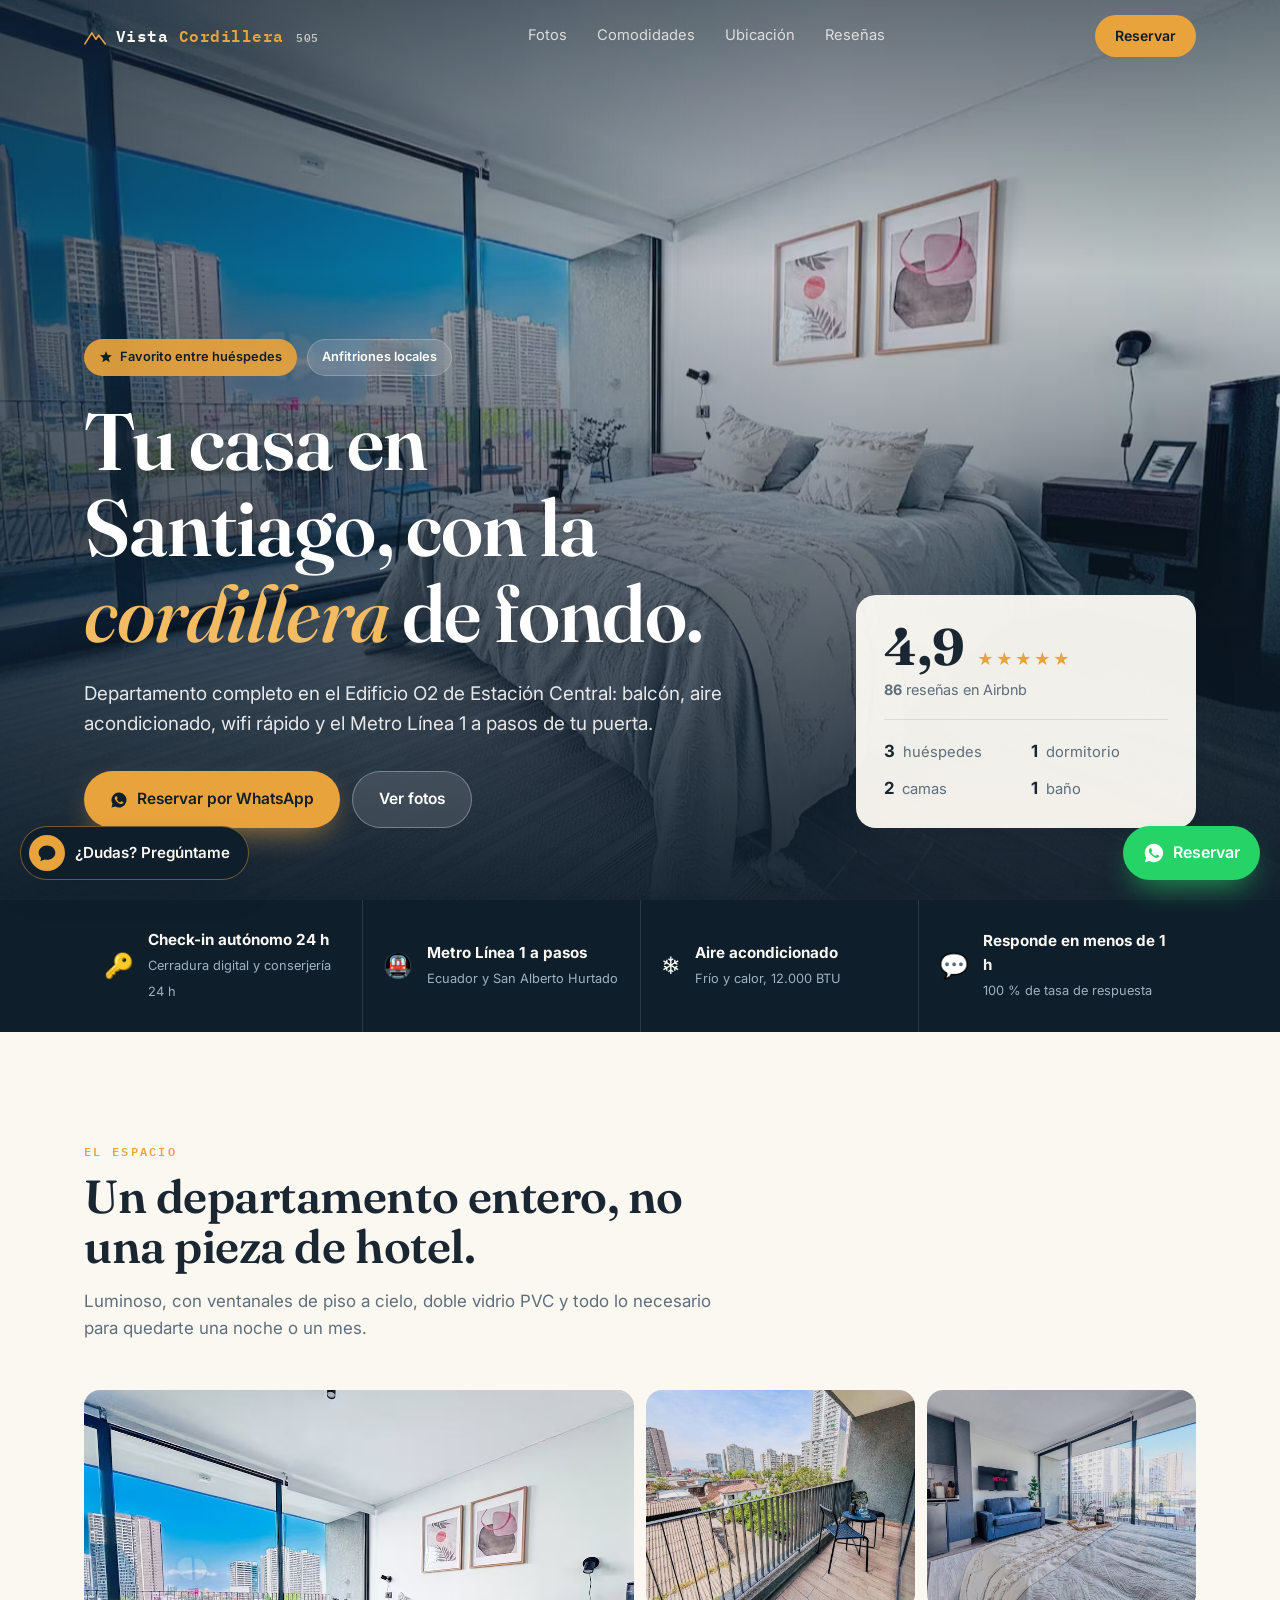
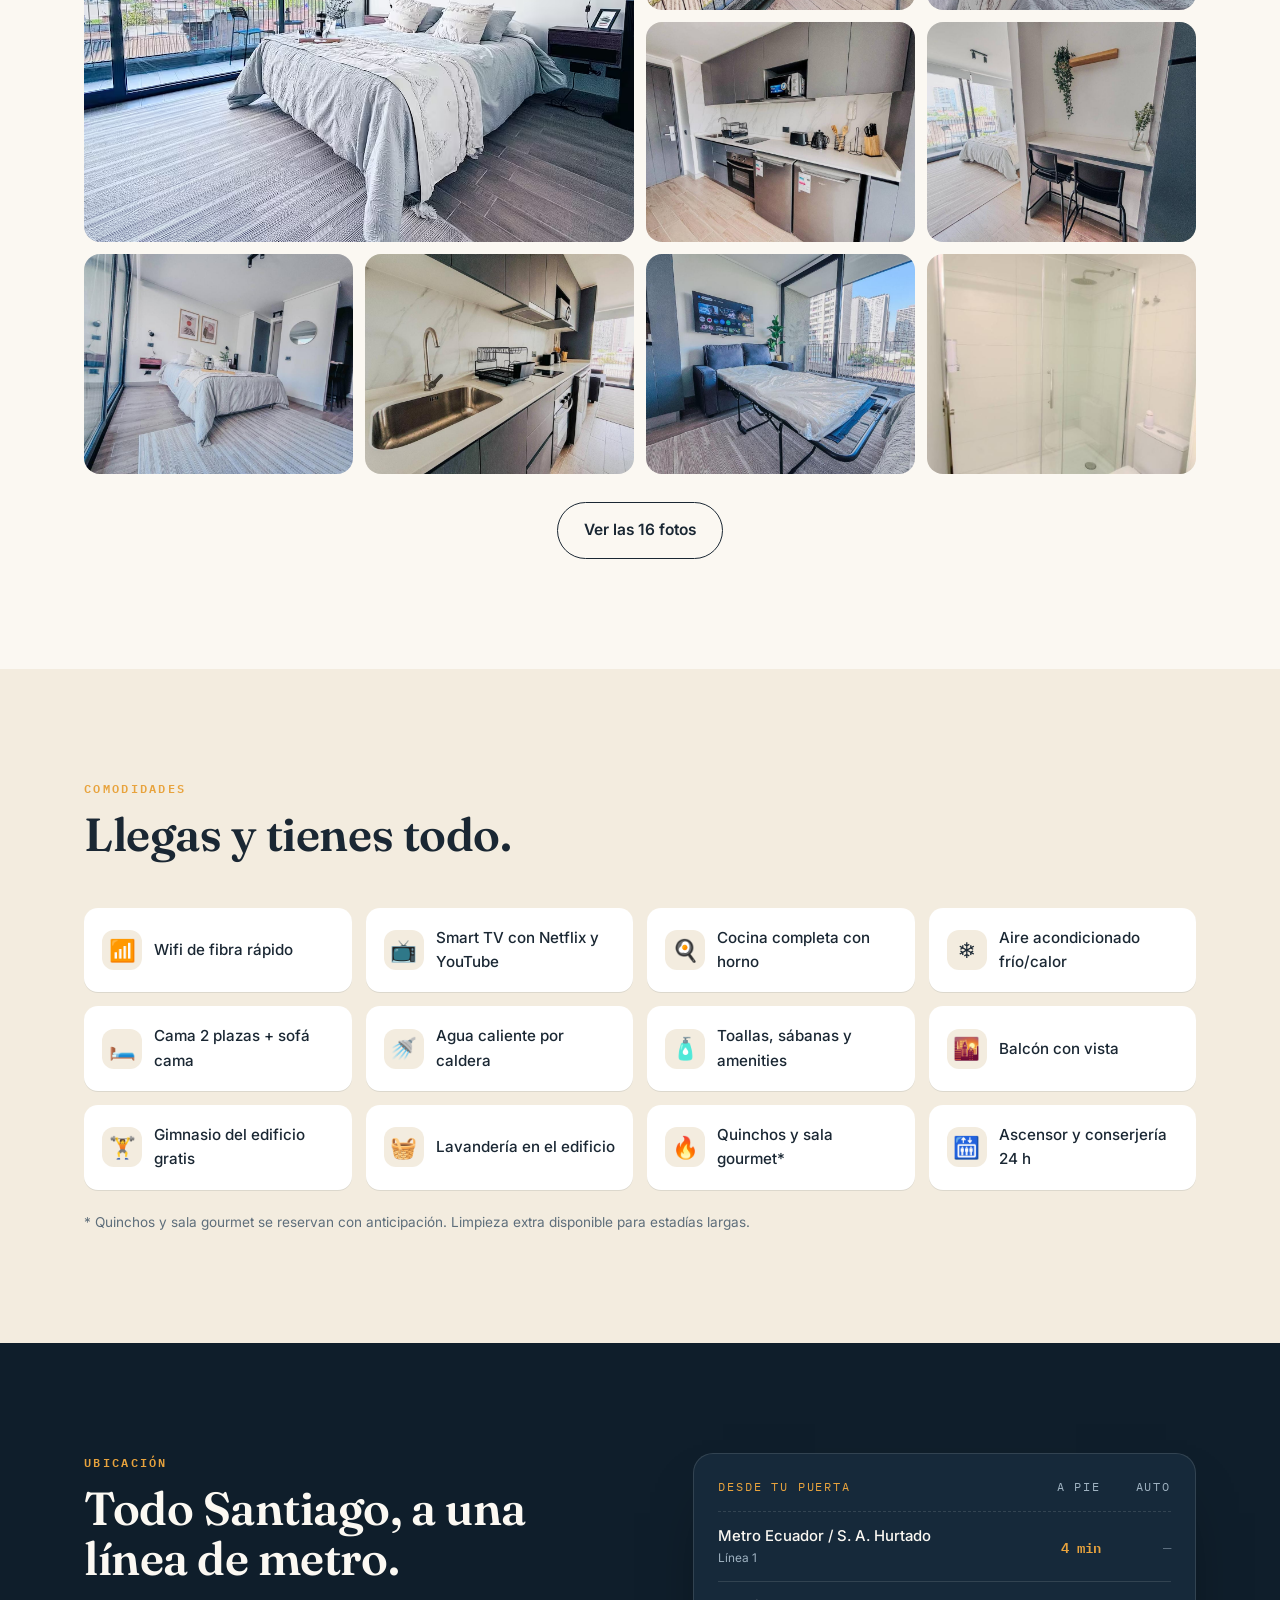
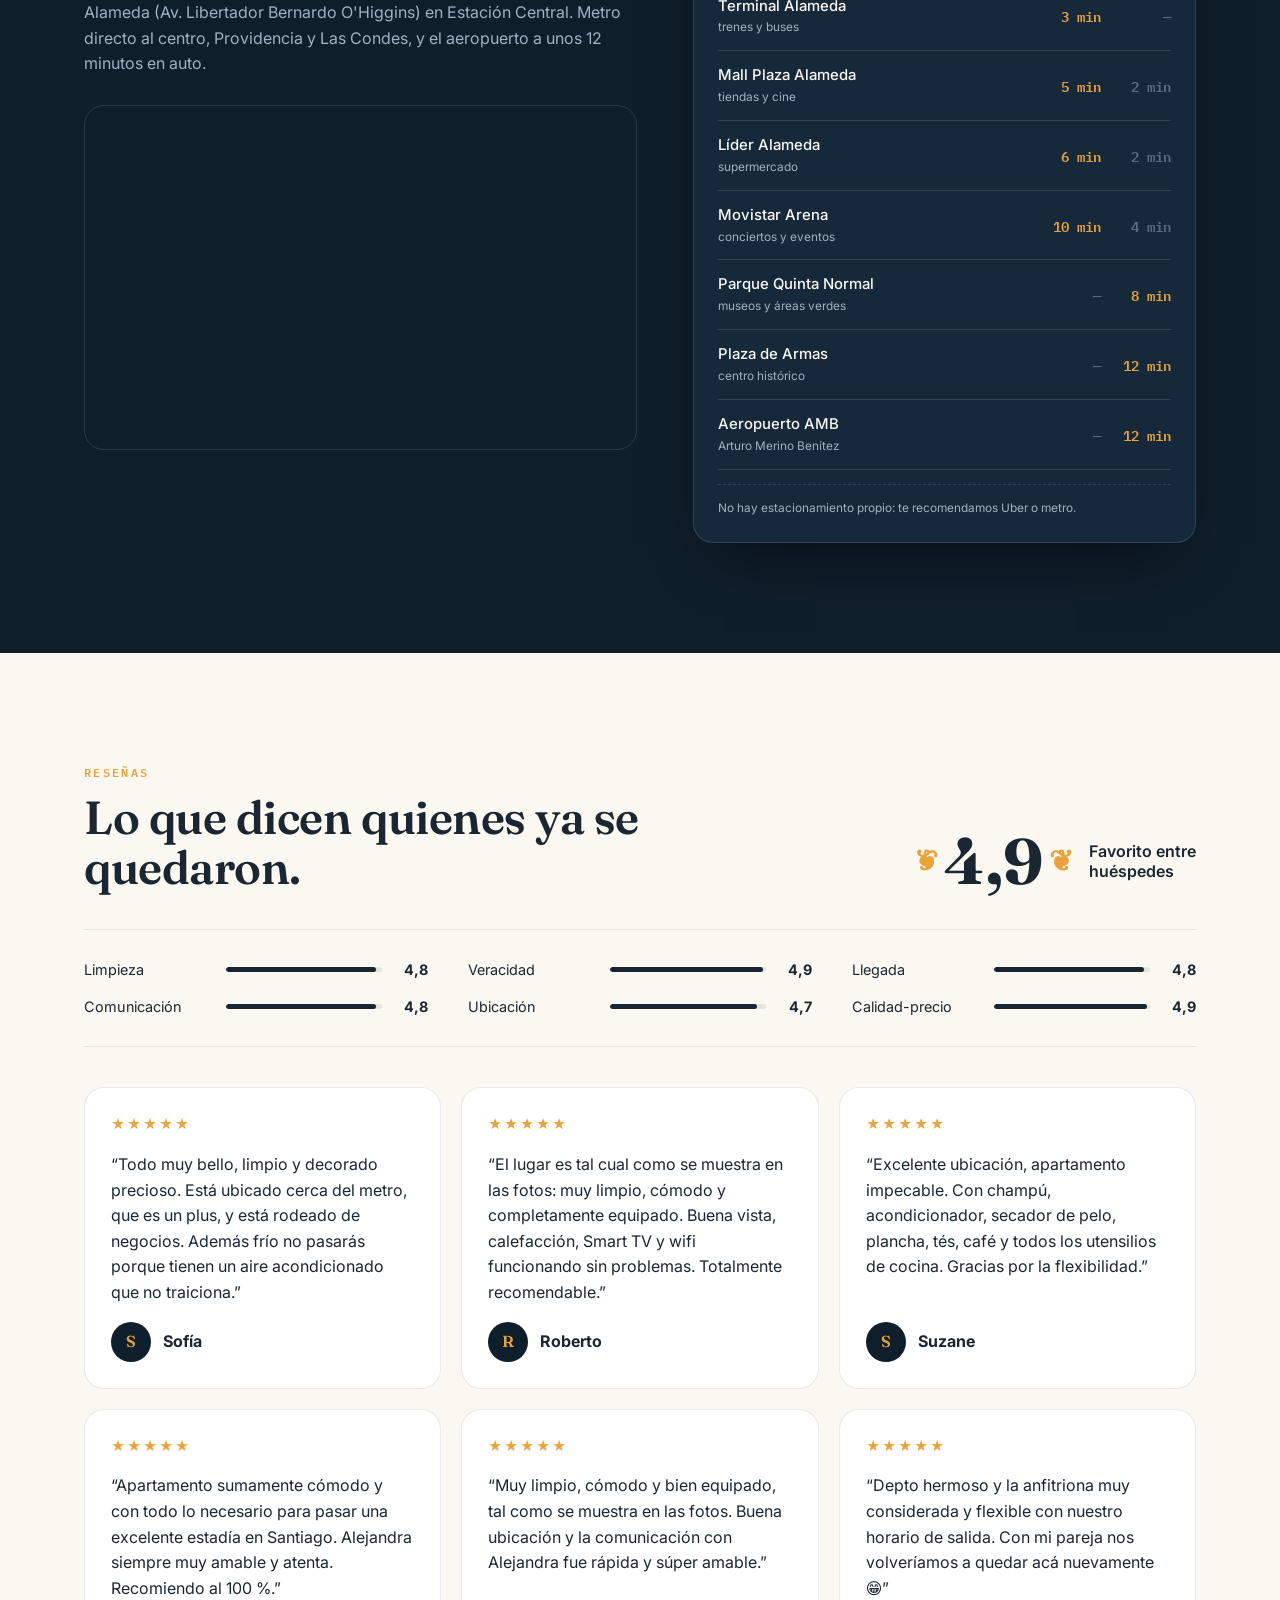
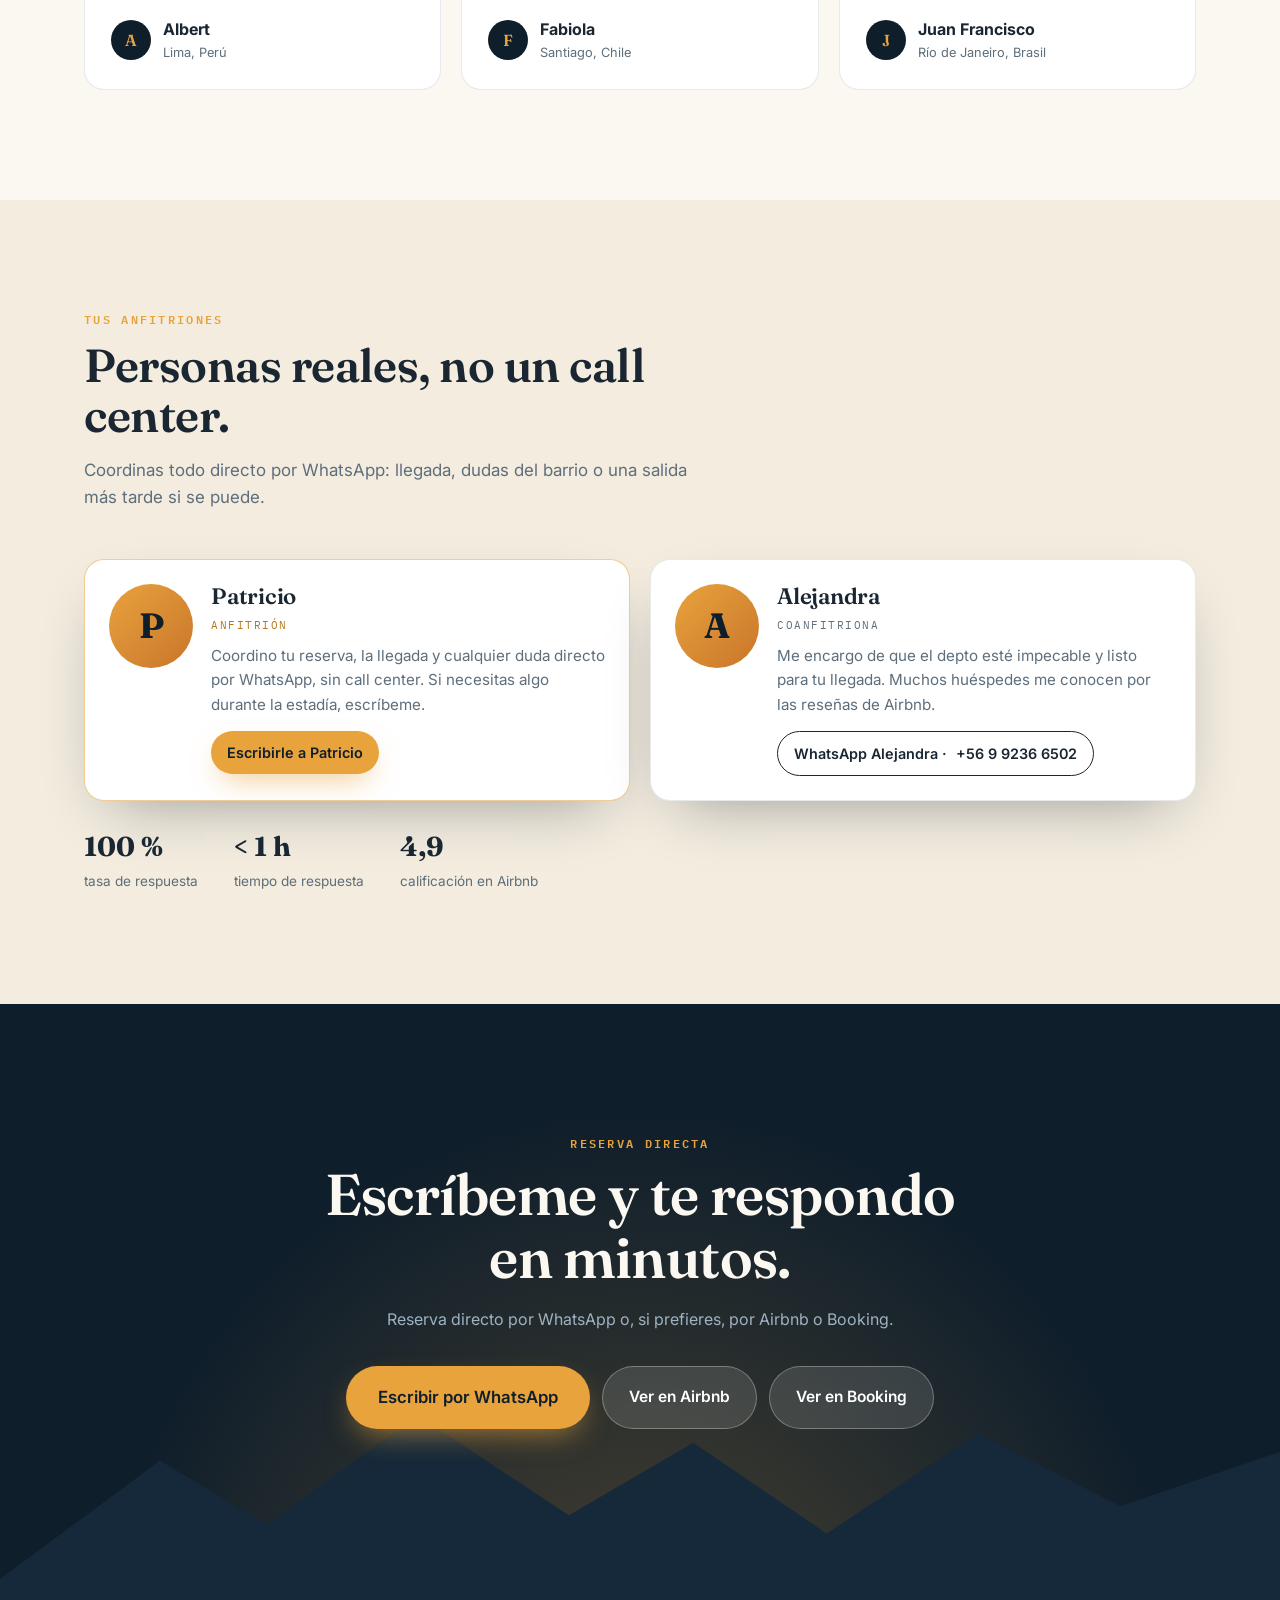
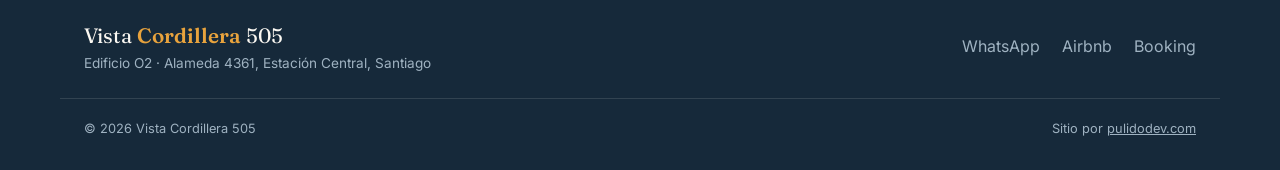
<file: index.html>
<!DOCTYPE html>
<html lang="es">
<head>
<meta charset="UTF-8">
<meta name="viewport" content="width=device-width, initial-scale=1.0">
<title>Vista Cordillera 505 · Depto en Estación Central, Santiago</title>
<meta name="description" content="Departamento completo en el Edificio O2, Estación Central. Favorito entre huéspedes de Airbnb (4,9 ★), a pasos del Metro Línea 1 y del Terminal Alameda. Reserva directo por WhatsApp.">
<meta property="og:title" content="Vista Cordillera 505 · Santiago">
<meta property="og:description" content="Depto completo con balcón, aire acondicionado y wifi rápido, a pasos del metro. Favorito entre huéspedes de Airbnb.">
<meta property="og:image" content="https://vistacordillera505.cl/img/habitacion.jpg">
<meta property="og:type" content="website">
<meta name="theme-color" content="#0F1E2B">
<link rel="icon" href="data:image/svg+xml,%3Csvg xmlns='http://www.w3.org/2000/svg' viewBox='0 0 24 18'%3E%3Cpath d='M1 17L8.5 5L13 12L16 7.5L23 17' stroke='%23E8A33D' stroke-width='2' fill='none' stroke-linejoin='round' stroke-linecap='round'/%3E%3C/svg%3E">
<link rel="preconnect" href="https://fonts.googleapis.com">
<link rel="preconnect" href="https://fonts.gstatic.com" crossorigin>
<link href="https://fonts.googleapis.com/css2?family=Fraunces:ital,opsz,wght@0,9..144,400;0,9..144,600;0,9..144,700;1,9..144,500&family=IBM+Plex+Mono:wght@500;600&family=Inter:wght@400;500;600&display=swap" rel="stylesheet">
<link rel="stylesheet" href="styles.css">
</head>
<body>

<div class="aviso" id="aviso" hidden></div>

<nav id="nav">
  <div class="wrap">
    <a class="brand" href="#top" aria-label="Vista Cordillera 505, inicio">
      <svg width="22" height="17" viewBox="0 0 24 18" fill="none" aria-hidden="true"><path d="M1 17L8.5 5L13 12L16 7.5L23 17" stroke="#E8A33D" stroke-width="1.8" stroke-linejoin="round" stroke-linecap="round"/></svg>
      <span>Vista <b>Cordillera</b> <small>505</small></span>
    </a>
    <div class="nav-links">
      <a href="#galeria">Fotos</a>
      <a href="#comodidades">Comodidades</a>
      <a href="#ubicacion">Ubicación</a>
      <a href="#resenas">Reseñas</a>
      <a href="#disponibilidad" data-cal-link hidden>Disponibilidad</a>
    </div>
    <a class="nav-cta" href="#contacto">Reservar</a>
  </div>
</nav>

<header class="hero" id="top">
  <div class="hero-media">
    <img id="hero-img" src="img/habitacion.jpg" alt="Departamento Vista Cordillera 505" fetchpriority="high">
  </div>
  <div class="wrap hero-inner">
    <div class="hero-copy">
      <div class="pill-row">
        <span class="pill pill-gold">
          <svg width="14" height="14" viewBox="0 0 24 24" aria-hidden="true"><path fill="currentColor" d="M12 2l2.9 6.6 7.1.6-5.4 4.7 1.6 7L12 17.3 5.8 21l1.6-7L2 9.2l7.1-.6z"/></svg>
          Favorito entre huéspedes
        </span>
        <span class="pill">Anfitriones locales</span>
      </div>
      <h1 id="hero-title">Tu casa en Santiago, con la <em>cordillera</em> de fondo.</h1>
      <p class="lede" id="hero-lede">Departamento completo en el Edificio O2 de Estación Central: balcón, aire acondicionado, wifi rápido y el Metro Línea 1 a pasos de tu puerta.</p>
      <div class="cta-row">
        <a class="btn btn-primary" data-wsp href="https://wa.me/56963008006?text=Hola!%20Quiero%20reservar%20el%20Depto%20505" target="_blank" rel="noopener">
          <svg width="18" height="18" viewBox="0 0 24 24" aria-hidden="true"><path fill="currentColor" d="M12 2a10 10 0 0 0-8.6 15.1L2 22l5-1.3A10 10 0 1 0 12 2zm5.3 14.1c-.2.6-1.3 1.2-1.8 1.2-.5.1-1 .1-3.3-.8-2.8-1.1-4.5-4-4.7-4.2-.1-.2-1.1-1.5-1.1-2.8s.7-2 1-2.3c.2-.3.5-.3.7-.3h.5c.2 0 .4 0 .6.5l.8 2c.1.2.1.4 0 .5l-.3.5-.4.4c-.1.2-.3.3-.1.6.2.3.8 1.3 1.7 2.1 1.2 1 2.1 1.3 2.4 1.5.3.1.5.1.6-.1l.9-1c.2-.3.4-.2.6-.1l1.9.9c.3.1.5.2.5.3.1.2.1.7-.1 1.3z"/></svg>
          Reservar por WhatsApp
        </a>
        <a class="btn btn-glass" href="#galeria">Ver fotos</a>
      </div>
    </div>

    <div class="hero-card" aria-label="Calificación en Airbnb">
      <div class="score">
        <span class="score-num" data-field="rating">4,9</span>
        <span class="score-stars" aria-hidden="true">★★★★★</span>
      </div>
      <div class="score-meta"><b data-field="reviews">86</b> reseñas en Airbnb</div>
      <ul class="facts">
        <li><b data-field="huespedes">3</b> huéspedes</li>
        <li><b data-field="dormitorios">1</b> dormitorio</li>
        <li><b data-field="camas">2</b> camas</li>
        <li><b data-field="banos">1</b> baño</li>
      </ul>
    </div>
  </div>
</header>

<section class="highlights">
  <div class="wrap hl-grid">
    <div class="hl"><span class="hl-ico">🔑</span><div><b>Check-in autónomo 24 h</b><small>Cerradura digital y conserjería 24 h</small></div></div>
    <div class="hl"><span class="hl-ico">🚇</span><div><b>Metro Línea 1 a pasos</b><small>Ecuador y San Alberto Hurtado</small></div></div>
    <div class="hl"><span class="hl-ico">❄️</span><div><b>Aire acondicionado</b><small>Frío y calor, 12.000 BTU</small></div></div>
    <div class="hl"><span class="hl-ico">💬</span><div><b>Responde en menos de 1 h</b><small>100 % de tasa de respuesta</small></div></div>
  </div>
</section>

<section id="galeria" class="reveal">
  <div class="wrap">
    <div class="section-head">
      <p class="eyebrow">El espacio</p>
      <h2>Un departamento entero, no una pieza de hotel.</h2>
      <p>Luminoso, con ventanales de piso a cielo, doble vidrio PVC y todo lo necesario para quedarte una noche o un mes.</p>
    </div>
    <div class="gallery" id="gallery"></div>
    <div class="gallery-more">
      <button class="btn btn-outline" id="gallery-all" type="button">Ver todas las fotos</button>
    </div>
  </div>
</section>

<section id="comodidades" class="soft reveal">
  <div class="wrap">
    <div class="section-head">
      <p class="eyebrow">Comodidades</p>
      <h2>Llegas y tienes todo.</h2>
    </div>
    <div class="amen">
      <div class="amen-item"><span>📶</span>Wifi de fibra rápido</div>
      <div class="amen-item"><span>📺</span>Smart TV con Netflix y YouTube</div>
      <div class="amen-item"><span>🍳</span>Cocina completa con horno</div>
      <div class="amen-item"><span>❄️</span>Aire acondicionado frío/calor</div>
      <div class="amen-item"><span>🛏️</span>Cama 2 plazas + sofá cama</div>
      <div class="amen-item"><span>🚿</span>Agua caliente por caldera</div>
      <div class="amen-item"><span>🧴</span>Toallas, sábanas y amenities</div>
      <div class="amen-item"><span>🌇</span>Balcón con vista</div>
      <div class="amen-item"><span>🏋️</span>Gimnasio del edificio gratis</div>
      <div class="amen-item"><span>🧺</span>Lavandería en el edificio</div>
      <div class="amen-item"><span>🔥</span>Quinchos y sala gourmet*</div>
      <div class="amen-item"><span>🛗</span>Ascensor y conserjería 24 h</div>
    </div>
    <p class="note">* Quinchos y sala gourmet se reservan con anticipación. Limpieza extra disponible para estadías largas.</p>
  </div>
</section>

<section id="ubicacion" class="dark reveal">
  <div class="wrap loc-grid">
    <div>
      <p class="eyebrow">Ubicación</p>
      <h2>Todo Santiago, a una línea de metro.</h2>
      <p class="muted">Alameda (Av. Libertador Bernardo O'Higgins) en Estación Central. Metro directo al centro, Providencia y Las Condes, y el aeropuerto a unos 12 minutos en auto.</p>
      <div class="map">
        <iframe title="Mapa del Edificio O2, Estación Central" loading="lazy" referrerpolicy="no-referrer-when-downgrade"
          src="https://maps.google.com/maps?q=Av.%20Libertador%20Bernardo%20O'Higgins%204361,%20Estaci%C3%B3n%20Central,%20Santiago&z=15&output=embed"></iframe>
      </div>
    </div>

    <div class="board" role="img" aria-label="Tablero de distancias desde el departamento">
      <div class="board-head">
        <span>Desde tu puerta</span>
        <span class="cols"><span>a pie</span><span>auto</span></span>
      </div>
      <div class="row"><div class="dest">Metro Ecuador / S. A. Hurtado <small>Línea 1</small></div><div class="val">4 min</div><div class="val dim">—</div></div>
      <div class="row"><div class="dest">Terminal Alameda <small>trenes y buses</small></div><div class="val">3 min</div><div class="val dim">—</div></div>
      <div class="row"><div class="dest">Mall Plaza Alameda <small>tiendas y cine</small></div><div class="val">5 min</div><div class="val dim">2 min</div></div>
      <div class="row"><div class="dest">Líder Alameda <small>supermercado</small></div><div class="val">6 min</div><div class="val dim">2 min</div></div>
      <div class="row"><div class="dest">Movistar Arena <small>conciertos y eventos</small></div><div class="val">10 min</div><div class="val dim">4 min</div></div>
      <div class="row"><div class="dest">Parque Quinta Normal <small>museos y áreas verdes</small></div><div class="val dim">—</div><div class="val">8 min</div></div>
      <div class="row"><div class="dest">Plaza de Armas <small>centro histórico</small></div><div class="val dim">—</div><div class="val">12 min</div></div>
      <div class="row"><div class="dest">Aeropuerto AMB <small>Arturo Merino Benítez</small></div><div class="val dim">—</div><div class="val">12 min</div></div>
      <div class="board-foot">No hay estacionamiento propio: te recomendamos Uber o metro.</div>
    </div>
  </div>
</section>

<section id="resenas" class="reveal">
  <div class="wrap">
    <div class="rev-top">
      <div class="section-head">
        <p class="eyebrow">Reseñas</p>
        <h2>Lo que dicen quienes ya se quedaron.</h2>
      </div>
      <div class="laurel">
        <span class="laurel-num" data-field="rating">4,9</span>
        <span class="laurel-txt">Favorito entre<br>huéspedes</span>
      </div>
    </div>

    <div class="scores">
      <div class="sc"><span>Limpieza</span><i style="--v:.96"></i><b>4,8</b></div>
      <div class="sc"><span>Veracidad</span><i style="--v:.98"></i><b>4,9</b></div>
      <div class="sc"><span>Llegada</span><i style="--v:.96"></i><b>4,8</b></div>
      <div class="sc"><span>Comunicación</span><i style="--v:.96"></i><b>4,8</b></div>
      <div class="sc"><span>Ubicación</span><i style="--v:.94"></i><b>4,7</b></div>
      <div class="sc"><span>Calidad-precio</span><i style="--v:.98"></i><b>4,9</b></div>
    </div>

    <div class="reviews" id="reviews"></div>
  </div>
</section>

<section class="host soft reveal" id="anfitriones">
  <div class="wrap">
    <div class="section-head">
      <p class="eyebrow">Tus anfitriones</p>
      <h2>Personas reales, no un call center.</h2>
      <p class="muted">Coordinas todo directo por WhatsApp: llegada, dudas del barrio o una salida más tarde si se puede.</p>
    </div>
    <div class="hosts" id="hosts"></div>
    <ul class="host-stats">
      <li><b>100 %</b><span>tasa de respuesta</span></li>
      <li><b>&lt; 1 h</b><span>tiempo de respuesta</span></li>
      <li><b data-field="rating">4,9</b><span>calificación en Airbnb</span></li>
    </ul>
  </div>
</section>

<section id="disponibilidad" class="cal-section reveal" hidden>
  <div class="wrap">
    <div class="section-head">
      <p class="eyebrow">Disponibilidad</p>
      <h2>¿Está libre en tus fechas?</h2>
      <p>Toca el día de llegada y después el de salida. Los días tachados ya están reservados.</p>
    </div>
    <div class="cal">
      <div class="cal-top">
        <button type="button" class="cal-nav" id="cal-prev" aria-label="Mes anterior">‹</button>
        <div class="cal-months" id="cal-months"></div>
        <button type="button" class="cal-nav" id="cal-next" aria-label="Mes siguiente">›</button>
      </div>
      <div class="cal-foot">
        <ul class="cal-legend" aria-hidden="true">
          <li><i class="lg-free"></i>Disponible</li>
          <li><i class="lg-busy"></i>Reservado</li>
          <li><i class="lg-sel"></i>Tus fechas</li>
        </ul>
        <div class="cal-pick">
          <div class="cal-sum" id="cal-sum" aria-live="polite">Elige tu día de llegada</div>
          <div class="cal-acts">
            <button type="button" class="cal-clear" id="cal-clear" hidden>Borrar</button>
            <a class="btn btn-primary" id="cal-wsp" href="https://wa.me/56963008006" target="_blank" rel="noopener">Consultar por WhatsApp</a>
          </div>
        </div>
      </div>
    </div>
    <p class="note" id="cal-upd"></p>
  </div>
</section>

<section class="final-cta" id="contacto">
  <div class="final-bg" aria-hidden="true">
    <svg viewBox="0 0 1440 220" preserveAspectRatio="none"><path d="M0 220 L180 90 L300 160 L470 40 L640 150 L780 70 L930 170 L1100 60 L1260 140 L1440 80 L1440 220 Z" fill="currentColor"/></svg>
  </div>
  <div class="wrap">
    <p class="eyebrow">Reserva directa</p>
    <h2>Escríbeme y te respondo<br>en minutos.</h2>
    <p class="muted">Reserva directo por WhatsApp o, si prefieres, por Airbnb o Booking.</p>
    <div class="cta-row center">
      <a class="btn btn-primary btn-lg" data-wsp href="https://wa.me/56963008006?text=Hola!%20Quiero%20reservar%20el%20Depto%20505" target="_blank" rel="noopener">Escribir por WhatsApp</a>
      <a class="btn btn-glass" data-airbnb href="https://www.airbnb.com/h/vistacordillera-santiago-chile" target="_blank" rel="noopener">Ver en Airbnb</a>
      <a class="btn btn-glass" data-booking href="https://www.booking.com/Share-9G10Ls" target="_blank" rel="noopener">Ver en Booking</a>
    </div>
  </div>
</section>

<footer>
  <div class="wrap footer-row">
    <div>
      <div class="footer-brand">Vista <b>Cordillera</b> 505</div>
      <p class="muted small">Edificio O2 · Alameda 4361, Estación Central, Santiago</p>
    </div>
    <div class="footer-links">
      <a data-wsp href="https://wa.me/56963008006" target="_blank" rel="noopener">WhatsApp</a>
      <a data-airbnb href="https://www.airbnb.com/h/vistacordillera-santiago-chile" target="_blank" rel="noopener">Airbnb</a>
      <a data-booking href="https://www.booking.com/Share-9G10Ls" target="_blank" rel="noopener">Booking</a>
    </div>
  </div>
  <div class="wrap footer-bottom">
    <span>© 2026 Vista Cordillera 505</span>
    <span>Sitio por <a href="https://pulidodev.com" target="_blank" rel="noopener">pulidodev.com</a></span>
  </div>
</footer>

<a class="float-cta" data-wsp href="https://wa.me/56963008006?text=Hola!%20Quiero%20reservar%20el%20Depto%20505" target="_blank" rel="noopener" aria-label="Reservar por WhatsApp">
  <svg width="22" height="22" viewBox="0 0 24 24" aria-hidden="true"><path fill="currentColor" d="M12 2a10 10 0 0 0-8.6 15.1L2 22l5-1.3A10 10 0 1 0 12 2zm5.3 14.1c-.2.6-1.3 1.2-1.8 1.2-.5.1-1 .1-3.3-.8-2.8-1.1-4.5-4-4.7-4.2-.1-.2-1.1-1.5-1.1-2.8s.7-2 1-2.3c.2-.3.5-.3.7-.3h.5c.2 0 .4 0 .6.5l.8 2c.1.2.1.4 0 .5l-.3.5-.4.4c-.1.2-.3.3-.1.6.2.3.8 1.3 1.7 2.1 1.2 1 2.1 1.3 2.4 1.5.3.1.5.1.6-.1l.9-1c.2-.3.4-.2.6-.1l1.9.9c.3.1.5.2.5.3.1.2.1.7-.1 1.3z"/></svg>
  <span>Reservar</span>
</a>

<button class="chat-fab" id="chat-fab" type="button" aria-controls="chat" aria-expanded="false">
  <span class="chat-fab-ico" aria-hidden="true"><svg width="20" height="20" viewBox="0 0 24 24"><path fill="currentColor" d="M12 3C6.5 3 2 6.9 2 11.7c0 2.4 1.1 4.6 3 6.2L4 22l4.6-2.3c1.1.3 2.2.5 3.4.5 5.5 0 10-3.9 10-8.6S17.5 3 12 3z"/></svg></span>
  <span class="chat-fab-txt">¿Dudas? Pregúntame</span>
</button>
<div class="chat" id="chat" hidden role="dialog" aria-label="Asistente del Depto 505">
  <div class="chat-head">
    <span class="chat-logo" aria-hidden="true"><svg width="22" height="17" viewBox="0 0 24 18" fill="none"><path d="M1 17L8.5 5L13 12L16 7.5L23 17" stroke="#E8A33D" stroke-width="2" stroke-linejoin="round" stroke-linecap="round"/></svg></span>
    <div class="chat-title"><b>Asistente del 505</b><small><i class="dot"></i>Responde al instante · con IA</small></div>
    <button type="button" class="chat-x" id="chat-x" aria-label="Cerrar">
      <svg width="18" height="18" viewBox="0 0 24 24" aria-hidden="true"><path d="M6 6l12 12M18 6L6 18" stroke="currentColor" stroke-width="2.2" stroke-linecap="round"/></svg>
    </button>
  </div>
  <div class="chat-log" id="chat-log" aria-live="polite"></div>
  <div class="chat-sugs" id="chat-sugs">
    <button type="button">¿Cómo llego desde el aeropuerto?</button>
    <button type="button">¿Qué incluye el depto?</button>
    <button type="button">¿Hay estacionamiento?</button>
    <button type="button">¿Qué hay cerca?</button>
  </div>
  <form class="chat-form" id="chat-form">
    <input id="chat-in" maxlength="500" autocomplete="off" enterkeyhint="send" placeholder="Escribe tu pregunta…" aria-label="Tu pregunta">
    <button type="submit" aria-label="Enviar"><svg width="18" height="18" viewBox="0 0 24 24" aria-hidden="true"><path fill="currentColor" d="M3.4 20.4l17.4-7.5c.8-.4.8-1.5 0-1.8L3.4 3.6c-.7-.3-1.4.3-1.2 1l1.9 6.4L13 12l-8.9 1 -1.9 6.4c-.2.7.5 1.3 1.2 1z"/></svg></button>
  </form>
  <p class="chat-foot">Respuestas generadas con IA. Para reservar o precios, <a data-wsp href="https://wa.me/56963008006?text=Hola!%20Quiero%20reservar%20el%20Depto%20505" target="_blank" rel="noopener">escríbele a <span data-host-main>Patricio</span> por WhatsApp</a>.</p>
</div>

<div class="lightbox" id="lightbox" hidden>
  <button class="lb-close" type="button" aria-label="Cerrar">×</button>
  <button class="lb-nav lb-prev" type="button" aria-label="Foto anterior">‹</button>
  <figure><img alt=""><figcaption></figcaption></figure>
  <button class="lb-nav lb-next" type="button" aria-label="Foto siguiente">›</button>
</div>

<script src="config.js"></script>
<script src="content.js"></script>
<script src="main.js"></script>
</body>
</html>
</file>
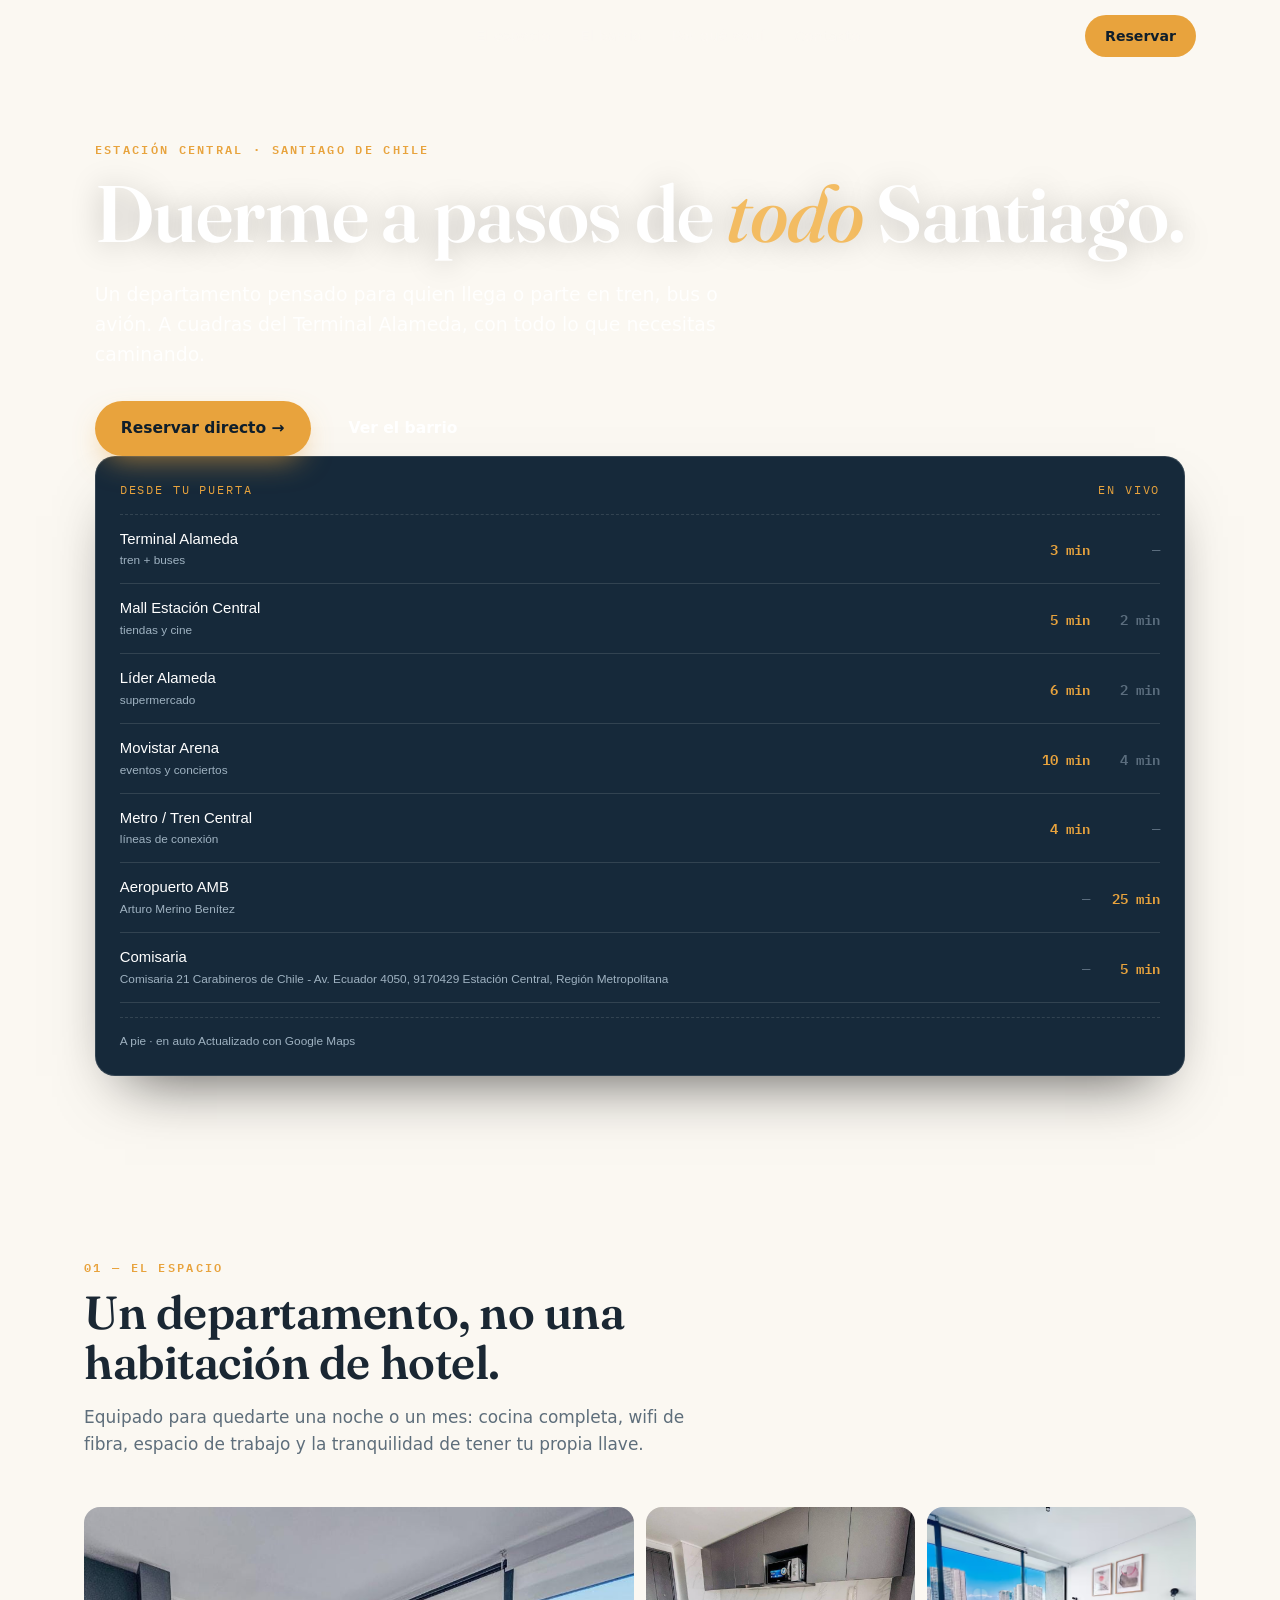
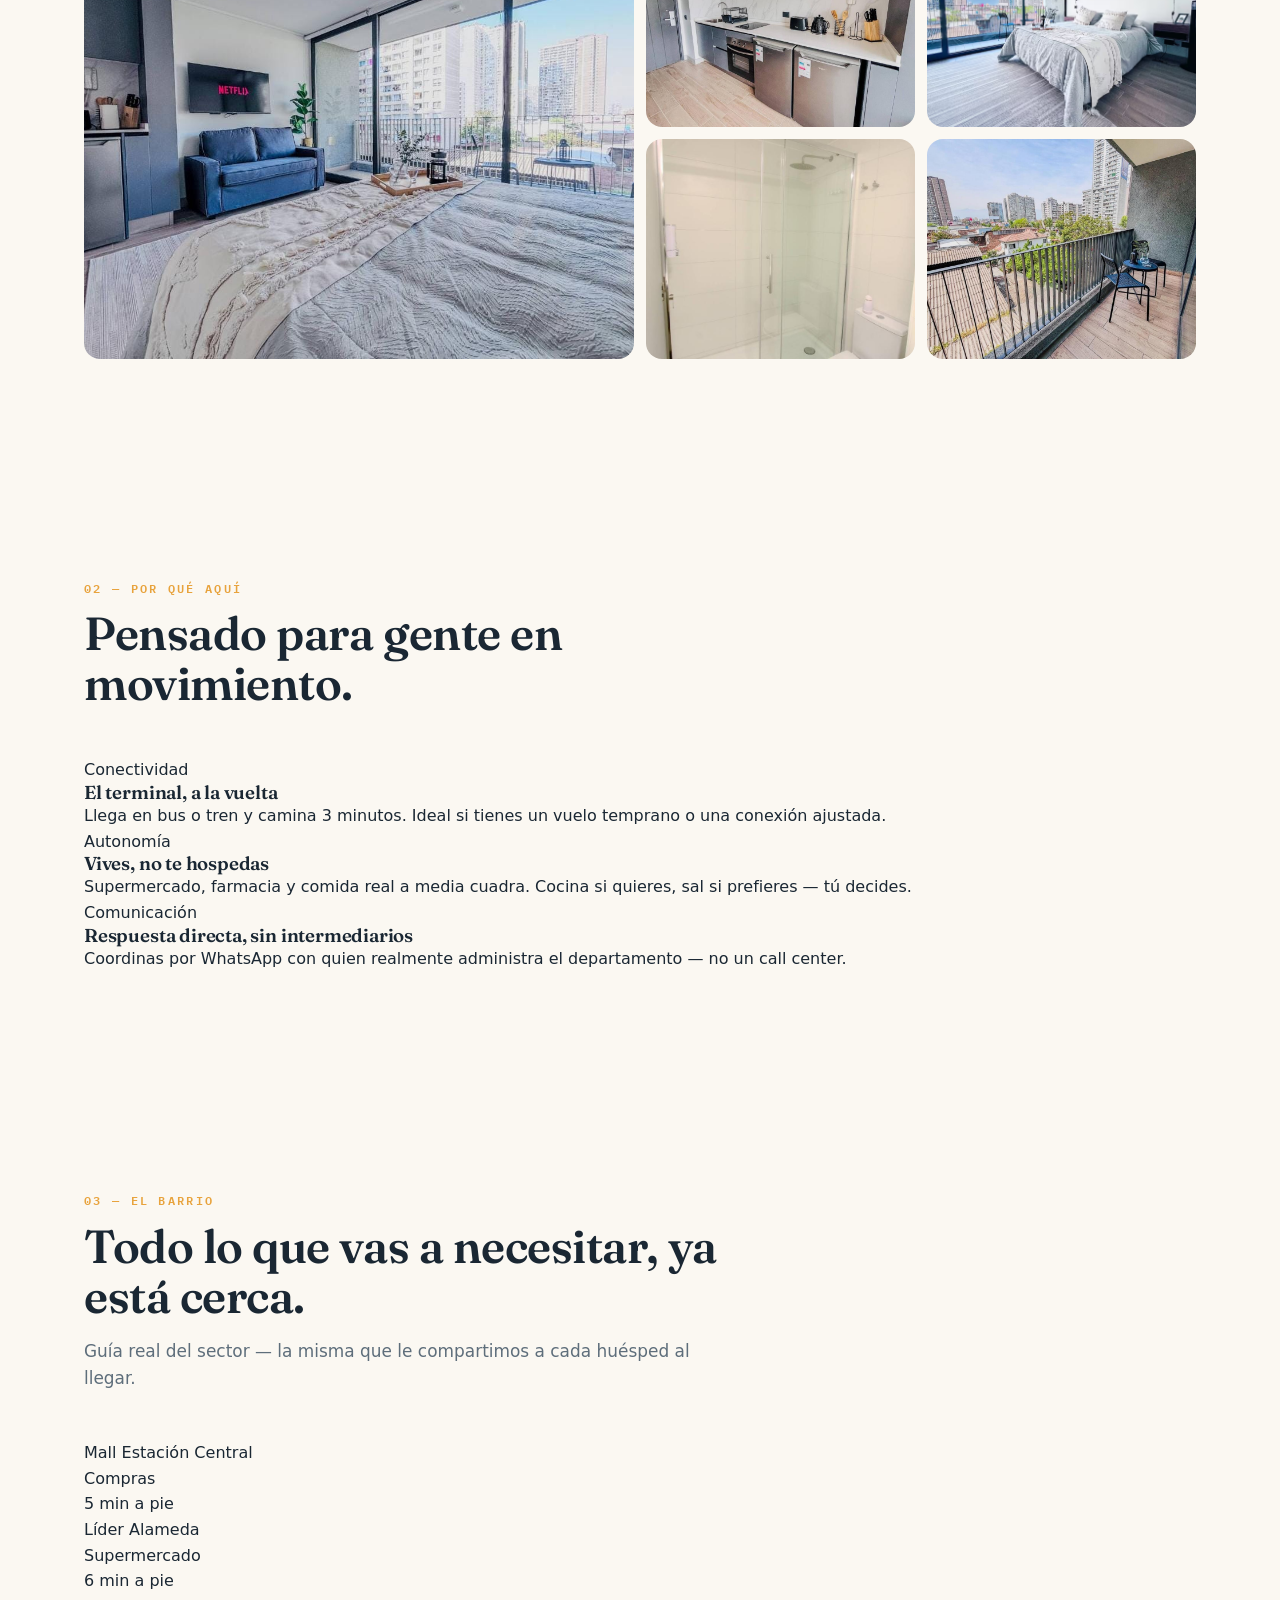
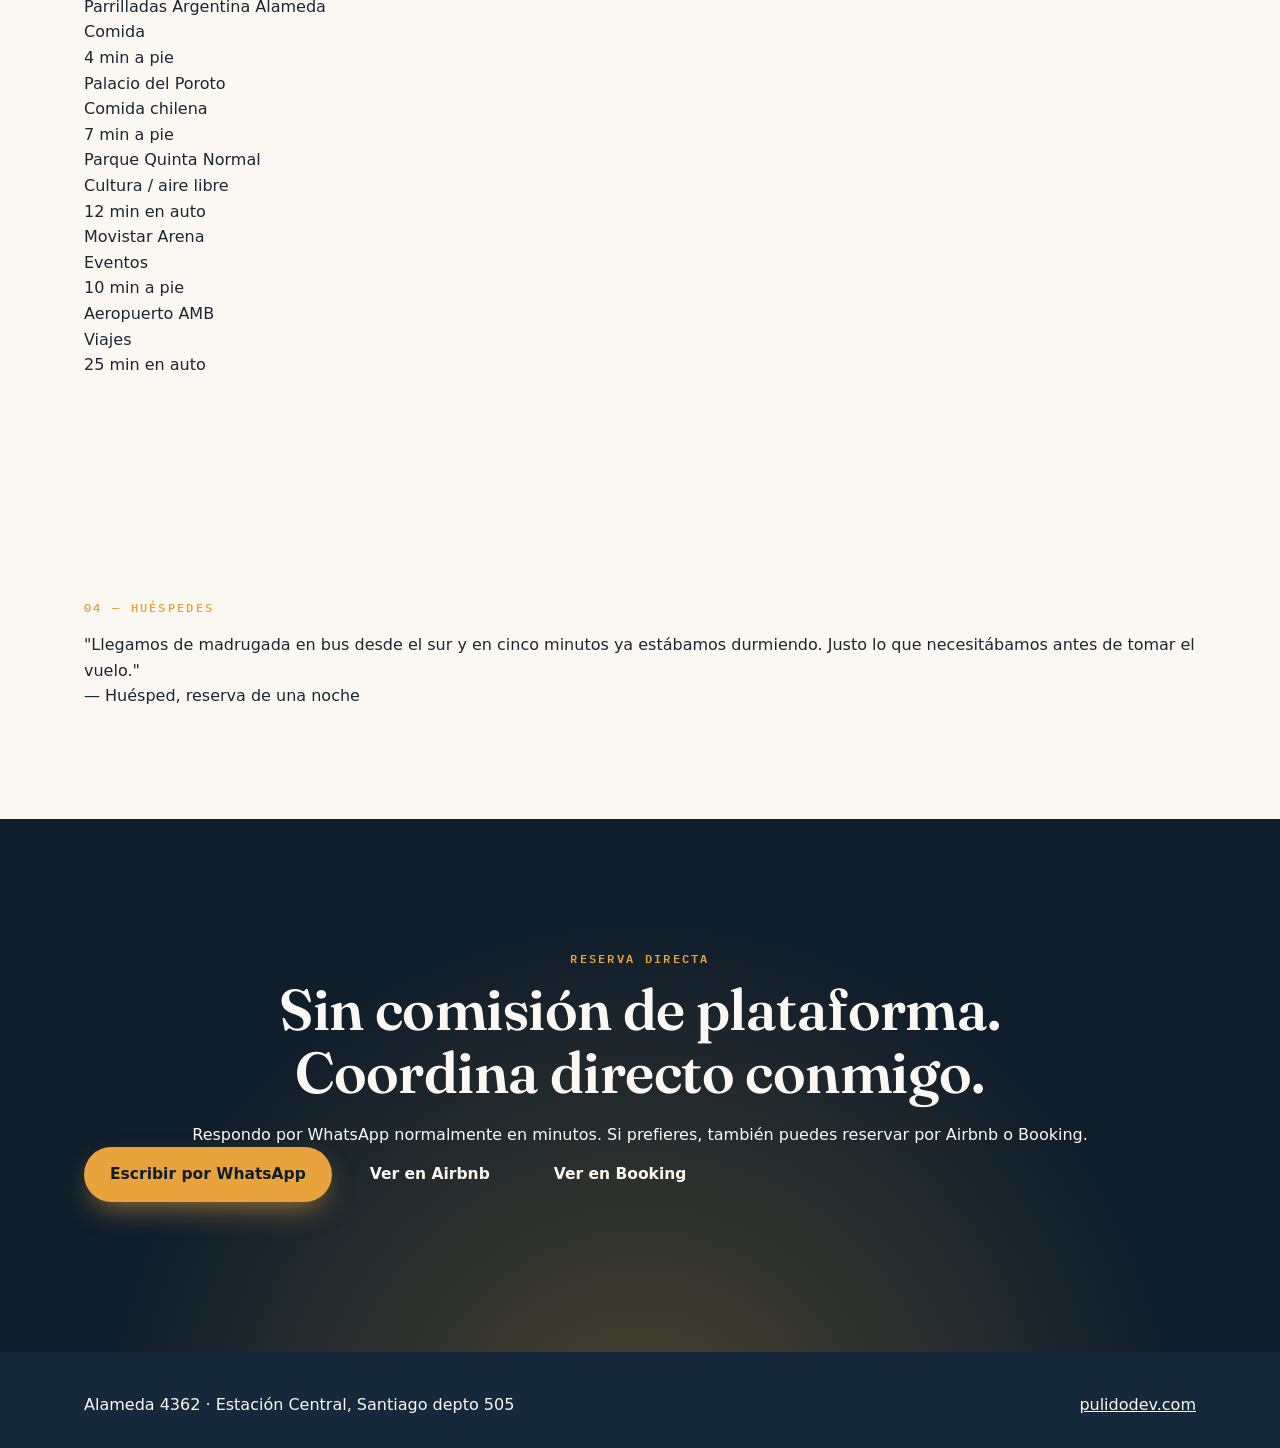
<file: vistacordillera-landing.html>
<!DOCTYPE html>
<html lang="es">
<head>
<meta charset="UTF-8">
<meta name="viewport" content="width=device-width, initial-scale=1.0">
<title>Vista Cordillera — Estación Central, Santiago</title>
<link rel="preconnect" href="https://fonts.googleapis.com">
<link href="https://fonts.googleapis.com/css2?family=Fraunces:ital,opsz,wght@0,9..144,400;0,9..144,600;1,9..144,500&family=IBM+Plex+Mono:wght@400;500;600&family=IBM+Plex+Sans:wght@400;500&display=swap" rel="stylesheet">
<link rel="stylesheet" href="styles.css">
</head>
<body>

<nav>
  <div class="wrap">
    <div class="brand">Vista <span>Cordillera</span></div>
    <div class="nav-links">
      <a href="#espacio">El espacio</a>
      <a href="#barrio">El barrio</a>
      <a href="#por-que">Por qué aquí</a>
      <a href="#contacto">Contacto</a>
    </div>
    <a class="nav-cta" href="#contacto">Reservar</a>
  </div>
</nav>

<header class="hero">
  <div class="wrap hero-grid">
    <div>
      <p class="eyebrow">Estación Central · Santiago de Chile</p>
      <h1>Duerme a pasos de <em>todo</em> Santiago.</h1>
      <p class="lede">Un departamento pensado para quien llega o parte en tren, bus o avión. A cuadras del Terminal Alameda, con todo lo que necesitas caminando.</p>
      <div class="cta-row">
        <a class="btn btn-primary" href="#contacto">Reservar directo →</a>
        <a class="btn btn-ghost" href="#barrio">Ver el barrio</a>
      </div>
    </div>

    <div class="board" role="img" aria-label="Tablero de distancias desde Alameda 505">
      <div class="board-head">
        <span>Desde tu puerta</span>
        <span class="live">en vivo</span>
      </div>

      <div class="row" style="animation-delay:.05s">
        <div class="dest">Terminal Alameda <small>tren + buses</small></div>
        <div class="val">3 min</div>
        <div class="val dim">—</div>
      </div>
      <div class="row" style="animation-delay:.12s">
        <div class="dest">Mall Estación Central <small>tiendas y cine</small></div>
        <div class="val">5 min</div>
        <div class="val dim">2 min</div>
      </div>
      <div class="row" style="animation-delay:.19s">
        <div class="dest">Líder Alameda <small>supermercado</small></div>
        <div class="val">6 min</div>
        <div class="val dim">2 min</div>
      </div>
      <div class="row" style="animation-delay:.26s">
        <div class="dest">Movistar Arena <small>eventos y conciertos</small></div>
        <div class="val">10 min</div>
        <div class="val dim">4 min</div>
      </div>
      <div class="row" style="animation-delay:.33s">
        <div class="dest">Metro / Tren Central <small>líneas de conexión</small></div>
        <div class="val">4 min</div>
        <div class="val dim">—</div>
      </div>
      <div class="row" style="animation-delay:.40s">
        <div class="dest">Aeropuerto AMB <small>Arturo Merino Benítez</small></div>
        <div class="val dim">—</div>
        <div class="val">25 min</div>
      </div>
      <div class="row" style="animation-delay:.40s">
        <div class="dest">Comisaria <small>Comisaria 21 Carabineros de Chile - Av. Ecuador 4050, 9170429 Estación Central, Región Metropolitana</small></div>
        <div class="val dim">—</div>
        <div class="val">5 min</div>
      </div>
      <div class="board-foot">
        <span>A pie · en auto</span>
        <span>Actualizado con Google Maps</span>
      </div>
    </div>
  </div>
</header>

<section id="espacio">
  <div class="wrap">
    <div class="section-head">
      <p class="eyebrow">01 — El espacio</p>
      <h2>Un departamento, no una habitación de hotel.</h2>
      <p>Equipado para quedarte una noche o un mes: cocina completa, wifi de fibra, espacio de trabajo y la tranquilidad de tener tu propia llave.</p>
    </div>
    <div class="gallery">
      <div class="g-tile g1">
        <img src="img/tv.jpeg" alt="Living con luz de tarde">
        <span>Living — luz de tarde</span>
      </div>
      <div class="g-tile g2">
        <img src="img/cocina.jpeg" alt="Cocina equipada">
        <span>Cocina equipada</span>
      </div>
      <div class="g-tile g3">
        <img src="img/habitacion.jpg" alt="Dormitorio principal">
        <span>Dormitorio principal</span>
      </div>
      <div class="g-tile g4">
        <img src="img/ducha.jpeg" alt="Baño">
        <span>Baño equipado con agua caliente shampoo, acondicionador, jabon, toallas, papel higiénico</span>
      </div>
      <div class="g-tile g5">
        <img src="img/balcon.jpeg" alt="Vista desde Alameda">
        <span>Vista Alameda</span>
      </div>
    </div>
  </div>
</section>

<section class="alt" id="por-que">
  <div class="wrap">
    <div class="section-head">
      <p class="eyebrow">02 — Por qué aquí</p>
      <h2>Pensado para gente en movimiento.</h2>
    </div>
    <div class="props">
      <div class="prop">
        <p class="num">Conectividad</p>
        <h3>El terminal, a la vuelta</h3>
        <p>Llega en bus o tren y camina 3 minutos. Ideal si tienes un vuelo temprano o una conexión ajustada.</p>
      </div>
      <div class="prop">
        <p class="num">Autonomía</p>
        <h3>Vives, no te hospedas</h3>
        <p>Supermercado, farmacia y comida real a media cuadra. Cocina si quieres, sal si prefieres — tú decides.</p>
      </div>
      <div class="prop">
        <p class="num">Comunicación</p>
        <h3>Respuesta directa, sin intermediarios</h3>
        <p>Coordinas por WhatsApp con quien realmente administra el departamento — no un call center.</p>
      </div>
    </div>
  </div>
</section>

<section id="barrio">
  <div class="wrap">
    <div class="section-head">
      <p class="eyebrow">03 — El barrio</p>
      <h2>Todo lo que vas a necesitar, ya está cerca.</h2>
      <p>Guía real del sector — la misma que le compartimos a cada huésped al llegar.</p>
    </div>
    <div class="neigh-list">
      <div class="neigh-item"><div class="name">Mall Estación Central</div><div class="cat">Compras</div><div class="time">5 min a pie</div></div>
      <div class="neigh-item"><div class="name">Líder Alameda</div><div class="cat">Supermercado</div><div class="time">6 min a pie</div></div>
      <div class="neigh-item"><div class="name">Parrilladas Argentina Alameda</div><div class="cat">Comida</div><div class="time">4 min a pie</div></div>
      <div class="neigh-item"><div class="name">Palacio del Poroto</div><div class="cat">Comida chilena</div><div class="time">7 min a pie</div></div>
      <div class="neigh-item"><div class="name">Parque Quinta Normal</div><div class="cat">Cultura / aire libre</div><div class="time">12 min en auto</div></div>
      <div class="neigh-item"><div class="name">Movistar Arena</div><div class="cat">Eventos</div><div class="time">10 min a pie</div></div>
      <div class="neigh-item"><div class="name">Aeropuerto AMB</div><div class="cat">Viajes</div><div class="time">25 min en auto</div></div>
    </div>
  </div>
</section>

<section class="alt">
  <div class="wrap">
    <p class="eyebrow">04 — Huéspedes</p>
    <p class="testi" style="margin-top:16px;">"Llegamos de madrugada en bus desde el sur y en cinco minutos ya estábamos durmiendo. Justo lo que necesitábamos antes de tomar el vuelo."</p>
    <p class="testi-meta">— Huésped, reserva de una noche</p>
  </div>
</section>

<section class="final-cta" id="contacto">
  <div class="wrap">
    <p class="eyebrow">Reserva directa</p>
    <h2>Sin comisión de plataforma.<br>Coordina directo conmigo.</h2>
    <p>Respondo por WhatsApp normalmente en minutos. Si prefieres, también puedes reservar por Airbnb o Booking.</p>
    <div class="cta-row">
      <a class="btn btn-primary" href="https://wa.me/56963008006" target="_blank" rel="noopener">Escribir por WhatsApp</a>
      <a class="btn btn-ghost" href="https://www.airbnb.com/h/vistacordillera-santiago-chile" target="_blank" rel="noopener">Ver en Airbnb</a>
      <a class="btn btn-ghost" href="https://www.booking.com/Share-9G10Ls" target="_blank" rel="noopener">Ver en Booking</a>
    </div>
  </div>
</section>

<footer>
  <div class="wrap" style="display:flex; justify-content:space-between; width:100%; flex-wrap:wrap; gap:12px;">
    <span>Alameda 4362 · Estación Central, Santiago  depto 505</span>
    <span><a href="https://pulidodev.com" target="_blank" rel="noopener">pulidodev.com</a></span>
  </div>
</footer>

<script src="main.js"></script>
</body>
</html>
</file>
<file: styles.css>
:root{
  --night:#0F1E2B;
  --night-2:#16293A;
  --panel:#1C3548;
  --amber:#E8A33D;
  --amber-2:#F3BC62;
  --paper:#FBF8F2;
  --sand:#F3ECDF;
  --ink:#1A2733;
  --muted:#5E6E7B;
  --slate:#9FB2C1;
  --line:rgba(26,39,51,.10);
  --line-d:rgba(251,248,242,.12);
  --radius:20px;
  --shadow:0 24px 60px -28px rgba(15,30,43,.45);
}
*{box-sizing:border-box;margin:0;padding:0;}
html{scroll-behavior:smooth;}
body{background:var(--paper);color:var(--ink);font-family:'Inter',system-ui,sans-serif;line-height:1.6;overflow-x:hidden;-webkit-font-smoothing:antialiased;}
a{color:inherit;}
img{max-width:100%;display:block;}
button{font:inherit;color:inherit;background:none;border:0;cursor:pointer;}
::selection{background:var(--amber);color:var(--night);}
:focus-visible{outline:2px solid var(--amber);outline-offset:3px;}
h1,h2,h3{font-family:'Fraunces',Georgia,serif;font-weight:600;line-height:1.08;letter-spacing:-.01em;}
h2{font-size:clamp(1.9rem,4vw,2.9rem);}
.wrap{max-width:1160px;margin:0 auto;padding:0 24px;}
@media(max-width:600px){.wrap{padding:0 16px;}}
.eyebrow{font-family:'IBM Plex Mono',monospace;letter-spacing:.2em;text-transform:uppercase;font-size:.72rem;color:var(--amber);font-weight:600;margin-bottom:12px;}
.muted{color:var(--muted);}
.small{font-size:.85rem;}
section{padding:110px 0;}
@media(max-width:700px){section{padding:72px 0;}}
.soft{background:var(--sand);}
.dark{background:var(--night);color:var(--paper);}
.dark .muted{color:var(--slate);}
.section-head{max-width:640px;margin-bottom:48px;}
.section-head p:not(.eyebrow){color:var(--muted);margin-top:16px;font-size:1.06rem;}

/* AVISO */
.aviso{background:var(--amber);color:var(--night);text-align:center;font-weight:600;font-size:.92rem;padding:10px 16px;}

/* NAV */
nav{position:fixed;left:0;right:0;top:0;z-index:50;transition:background .3s,box-shadow .3s,padding .3s;}
.aviso:not([hidden]) ~ nav{top:auto;position:sticky;}
nav .wrap{display:flex;align-items:center;justify-content:space-between;height:72px;}
nav.scrolled{background:rgba(15,30,43,.86);backdrop-filter:blur(12px);-webkit-backdrop-filter:blur(12px);box-shadow:0 10px 30px -20px rgba(0,0,0,.6);}
.brand{display:flex;align-items:center;gap:10px;text-decoration:none;color:var(--paper);font-family:'IBM Plex Mono',monospace;font-weight:600;letter-spacing:.03em;}
.brand b{color:var(--amber);font-weight:600;}
.brand small{font-size:.68rem;opacity:.7;margin-left:2px;}
.nav-links{display:flex;gap:30px;font-size:.92rem;}
.nav-links a{text-decoration:none;color:rgba(251,248,242,.8);transition:color .2s;}
.nav-links a:hover{color:#fff;}
.nav-cta{background:var(--amber);color:var(--night);text-decoration:none;font-weight:600;font-size:.88rem;padding:10px 20px;border-radius:999px;transition:transform .2s,background .2s;}
.nav-cta:hover{background:var(--amber-2);transform:translateY(-2px);}
@media(max-width:820px){.nav-links{display:none;}}

/* HERO */
.hero{position:relative;min-height:100svh;display:flex;align-items:flex-end;color:#fff;padding:140px 0 72px;isolation:isolate;}
.hero-media{position:absolute;inset:0;z-index:-1;overflow:hidden;}
.hero-media img{width:100%;height:100%;object-fit:cover;object-position:center 40%;transform:scale(1.06);animation:kenburns 18s ease-out forwards;}
.hero-media::after{content:"";position:absolute;inset:0;background:
  linear-gradient(180deg,rgba(15,30,43,.55) 0%,rgba(15,30,43,.15) 30%,rgba(15,30,43,.55) 62%,rgba(15,30,43,.94) 100%),
  linear-gradient(90deg,rgba(15,30,43,.55),transparent 65%);}
@keyframes kenburns{to{transform:scale(1);}}
.hero-inner{display:grid;grid-template-columns:1.5fr 1fr;gap:48px;align-items:end;width:100%;}
@media(max-width:900px){.hero-inner{grid-template-columns:1fr;gap:28px;}}
.pill-row{display:flex;gap:10px;flex-wrap:wrap;margin-bottom:22px;}
.pill{display:inline-flex;align-items:center;gap:7px;font-size:.8rem;font-weight:600;padding:7px 14px;border-radius:999px;background:rgba(255,255,255,.14);border:1px solid rgba(255,255,255,.22);backdrop-filter:blur(8px);-webkit-backdrop-filter:blur(8px);}
.pill-gold{background:rgba(232,163,61,.92);color:var(--night);border-color:transparent;}
.hero h1{font-size:clamp(2.5rem,6.4vw,5rem);text-shadow:0 2px 30px rgba(0,0,0,.25);}
.hero h1 em{font-style:italic;color:var(--amber-2);font-weight:500;}
.lede{font-size:clamp(1.02rem,1.6vw,1.18rem);max-width:54ch;margin:22px 0 32px;color:rgba(255,255,255,.88);}
.cta-row{display:flex;gap:12px;flex-wrap:wrap;}
.cta-row.center{justify-content:center;}
.btn{display:inline-flex;align-items:center;justify-content:center;gap:9px;padding:15px 26px;border-radius:999px;font-weight:600;font-size:.97rem;text-decoration:none;transition:transform .2s,box-shadow .2s,background .2s,border-color .2s;}
.btn-lg{padding:18px 32px;font-size:1.05rem;}
.btn-primary{background:var(--amber);color:var(--night);box-shadow:0 12px 30px -10px rgba(232,163,61,.7);}
.btn-primary:hover{background:var(--amber-2);transform:translateY(-3px);box-shadow:0 18px 36px -12px rgba(232,163,61,.8);}
.btn-glass{background:rgba(255,255,255,.12);border:1px solid rgba(255,255,255,.3);color:#fff;backdrop-filter:blur(8px);-webkit-backdrop-filter:blur(8px);}
.btn-glass:hover{background:rgba(255,255,255,.22);transform:translateY(-3px);}
.btn-outline{border:1.5px solid var(--ink);color:var(--ink);}
.btn-outline:hover{background:var(--ink);color:var(--paper);}

.hero-card{background:rgba(251,248,242,.96);color:var(--ink);border-radius:var(--radius);padding:26px 28px;box-shadow:var(--shadow);justify-self:end;width:100%;max-width:340px;}
@media(max-width:900px){.hero-card{justify-self:start;max-width:none;}}
.score{display:flex;align-items:baseline;gap:12px;}
.score-num{font-family:'Fraunces',serif;font-size:3.2rem;font-weight:700;line-height:1;}
.score-stars{color:var(--amber);letter-spacing:2px;}
.score-meta{color:var(--muted);font-size:.9rem;margin:6px 0 18px;}
.facts{list-style:none;display:grid;grid-template-columns:1fr 1fr;gap:10px;border-top:1px solid var(--line);padding-top:18px;font-size:.92rem;color:var(--muted);}
.facts b{color:var(--ink);font-size:1.05rem;margin-right:4px;}

/* HIGHLIGHTS */
.highlights{padding:0;background:var(--night);}
.hl-grid{display:grid;grid-template-columns:repeat(4,1fr);gap:0;}
.hl{display:flex;gap:14px;align-items:center;padding:28px 20px;color:var(--paper);border-left:1px solid var(--line-d);}
.hl:first-child{border-left:0;}
.hl-ico{font-size:1.5rem;}
.hl b{display:block;font-size:.95rem;}
.hl small{color:var(--slate);font-size:.8rem;}
@media(max-width:900px){.hl-grid{grid-template-columns:1fr 1fr;}.hl:nth-child(3){border-left:0;}.hl{border-top:1px solid var(--line-d);}}
@media(max-width:480px){.hl-grid{grid-template-columns:1fr;}.hl{border-left:0;padding:18px 4px;}}

/* GALLERY */
.gallery{display:grid;grid-template-columns:repeat(4,1fr);grid-auto-rows:220px;gap:12px;}
.g-tile{position:relative;overflow:hidden;border-radius:16px;background:var(--sand);text-align:left;}
.g-tile:first-child{grid-column:span 2;grid-row:span 2;}

.g-tile img{width:100%;height:100%;object-fit:cover;transition:transform .6s cubic-bezier(.2,.7,.2,1);}
.g-tile:hover img{transform:scale(1.06);}
.g-tile span{position:absolute;left:12px;bottom:12px;right:12px;color:#fff;font-size:.85rem;font-weight:500;padding:6px 12px;border-radius:999px;background:rgba(15,30,43,.55);backdrop-filter:blur(6px);-webkit-backdrop-filter:blur(6px);width:max-content;max-width:calc(100% - 24px);opacity:0;transform:translateY(6px);transition:.3s;}
.g-tile:hover span,.g-tile:focus-visible span{opacity:1;transform:none;}
.g-tile.extra{display:none;}
.gallery.show-all .g-tile.extra{display:block;}
.gallery-more{text-align:center;margin-top:28px;}
@media(max-width:800px){
  .gallery{grid-template-columns:1fr 1fr;grid-auto-rows:170px;}
  .g-tile:first-child{grid-row:span 2;}
  .g-tile span{opacity:1;transform:none;font-size:.75rem;}
}

/* AMENITIES */
.amen{display:grid;grid-template-columns:repeat(4,1fr);gap:14px;}
.amen-item{display:flex;align-items:center;gap:12px;background:#fff;border-radius:14px;padding:18px;font-weight:500;font-size:.95rem;box-shadow:0 1px 0 var(--line);transition:transform .2s,box-shadow .2s;}
.amen-item:hover{transform:translateY(-3px);box-shadow:0 16px 30px -20px rgba(15,30,43,.4);}
.amen-item span{font-size:1.35rem;width:40px;height:40px;display:grid;place-items:center;background:var(--sand);border-radius:12px;flex-shrink:0;}
@media(max-width:900px){.amen{grid-template-columns:1fr 1fr;}}
@media(max-width:480px){.amen{grid-template-columns:1fr;}}
.note{color:var(--muted);font-size:.85rem;margin-top:22px;}

/* LOCATION */
.loc-grid{display:grid;grid-template-columns:1.1fr 1fr;gap:56px;align-items:start;}
@media(max-width:900px){.loc-grid{grid-template-columns:1fr;}}
.loc-grid h2{margin-bottom:16px;}
.map{margin-top:28px;border-radius:var(--radius);overflow:hidden;aspect-ratio:16/10;border:1px solid var(--line-d);}
.map iframe{width:100%;height:100%;border:0;filter:grayscale(.2) contrast(1.05);}
.board{background:var(--night-2);border:1px solid var(--line-d);border-radius:var(--radius);padding:24px;font-family:'IBM Plex Mono',monospace;box-shadow:0 30px 60px -30px rgba(0,0,0,.7);}
.board-head{display:flex;justify-content:space-between;align-items:center;font-size:.72rem;letter-spacing:.16em;text-transform:uppercase;color:var(--amber);padding-bottom:14px;border-bottom:1px dashed var(--line-d);}
.board-head .cols{display:flex;gap:0;color:var(--slate);}
.board-head .cols span{width:70px;text-align:right;}
.row{display:grid;grid-template-columns:1fr 70px 70px;align-items:center;padding:13px 0;border-bottom:1px solid var(--line-d);}
.row:last-of-type{border-bottom:0;}
.dest{font-family:'Inter',sans-serif;font-weight:500;font-size:.93rem;display:flex;flex-direction:column;}
.dest small{color:var(--slate);font-size:.74rem;font-weight:400;}
.val{text-align:right;color:var(--amber);font-weight:600;font-size:.9rem;}
.val.dim{color:rgba(159,178,193,.5);}
.board-foot{margin-top:14px;padding-top:14px;border-top:1px dashed var(--line-d);color:var(--slate);font-size:.74rem;font-family:'Inter',sans-serif;}

/* REVIEWS */
.rev-top{display:flex;justify-content:space-between;align-items:flex-end;gap:24px;flex-wrap:wrap;margin-bottom:12px;}
.rev-top .section-head{margin-bottom:24px;}
.laurel{display:flex;align-items:center;gap:16px;margin-bottom:24px;}
.laurel-num{font-family:'Fraunces',serif;font-size:4rem;font-weight:700;line-height:1;position:relative;padding:0 30px;}
.laurel-num::before,.laurel-num::after{content:"❦";position:absolute;top:50%;font-size:1.8rem;color:var(--amber);transform:translateY(-50%);}
.laurel-num::before{left:0;transform:translateY(-50%) scaleX(-1);}
.laurel-num::after{right:0;}
.laurel-txt{font-weight:600;line-height:1.25;}
.scores{display:grid;grid-template-columns:repeat(3,1fr);gap:14px 40px;padding:28px 0;margin-bottom:40px;border-top:1px solid var(--line);border-bottom:1px solid var(--line);}
@media(max-width:800px){.scores{grid-template-columns:1fr;}}
.sc{display:grid;grid-template-columns:130px 1fr 34px;align-items:center;gap:12px;font-size:.9rem;}
.sc i{height:5px;border-radius:9px;background:var(--line);position:relative;overflow:hidden;}
.sc i::after{content:"";position:absolute;inset:0;width:calc(var(--v)*100%);background:var(--ink);border-radius:9px;}
.sc b{text-align:right;}
.reviews{display:grid;grid-template-columns:repeat(3,1fr);gap:20px;}
@media(max-width:900px){.reviews{grid-template-columns:1fr 1fr;}}
@media(max-width:620px){.reviews{display:flex;overflow-x:auto;scroll-snap-type:x mandatory;margin:0 -16px;padding:4px 16px 16px;}.review{flex:0 0 86%;scroll-snap-align:center;}}
.review{background:#fff;border:1px solid var(--line);border-radius:var(--radius);padding:26px;display:flex;flex-direction:column;gap:16px;transition:transform .25s,box-shadow .25s;}
.review:hover{transform:translateY(-4px);box-shadow:var(--shadow);}
.review-stars{color:var(--amber);letter-spacing:2px;font-size:.85rem;}
.review blockquote{font-size:1rem;line-height:1.6;flex:1;}
.review figcaption{display:flex;align-items:center;gap:12px;}
.review .av{width:40px;height:40px;border-radius:50%;background:var(--night);color:var(--amber);display:grid;place-items:center;font-family:'Fraunces',serif;font-weight:600;}
.review figcaption small{display:block;color:var(--muted);font-size:.8rem;}

/* HOST */
.host-grid{display:grid;grid-template-columns:auto 1fr;gap:48px;align-items:center;max-width:900px;}
@media(max-width:700px){.host-grid{grid-template-columns:1fr;gap:24px;}}
.host-avatar{width:150px;height:150px;border-radius:50%;background:linear-gradient(135deg,var(--amber),#C9752A);color:var(--night);display:grid;place-items:center;font-family:'Fraunces',serif;font-size:4rem;font-weight:700;box-shadow:var(--shadow);position:relative;}
.host-avatar::after{content:"★";position:absolute;right:4px;bottom:4px;width:42px;height:42px;border-radius:50%;background:var(--night);color:var(--amber);font-size:1.1rem;display:grid;place-items:center;border:3px solid var(--sand);}
.host h2{margin-bottom:14px;}
.host-stats{list-style:none;display:flex;gap:36px;margin-top:24px;flex-wrap:wrap;}
.host-stats b{display:block;font-family:'Fraunces',serif;font-size:1.7rem;}
.host-stats span{color:var(--muted);font-size:.85rem;}

/* FINAL CTA */
.final-cta{position:relative;background:var(--night);color:var(--paper);text-align:center;overflow:hidden;padding:130px 0 150px;}
.final-cta h2{font-size:clamp(2.2rem,5vw,3.6rem);margin-bottom:18px;}
.final-cta .muted{color:var(--slate);margin-bottom:34px;}
.final-bg{position:absolute;left:0;right:0;bottom:0;height:200px;color:var(--night-2);}
.final-bg svg{width:100%;height:100%;}
.final-cta::before{content:"";position:absolute;inset:0;background:radial-gradient(ellipse at 50% 120%,rgba(232,163,61,.28),transparent 60%);}
.final-cta .wrap{position:relative;}

/* FOOTER */
footer{background:var(--night-2);color:var(--paper);padding:40px 0 30px;}
.footer-row{display:flex;justify-content:space-between;gap:24px;flex-wrap:wrap;align-items:center;padding-bottom:24px;border-bottom:1px solid var(--line-d);}
.footer-brand{font-family:'Fraunces',serif;font-size:1.3rem;}
.footer-brand b{color:var(--amber);font-weight:600;}
footer .muted{color:var(--slate);}
.footer-links{display:flex;gap:22px;}
.footer-links a{text-decoration:none;color:var(--slate);}
.footer-links a:hover{color:var(--amber);}
.footer-bottom{display:flex;justify-content:space-between;gap:12px;flex-wrap:wrap;padding-top:20px;font-size:.8rem;color:var(--slate);}

/* FLOATING CTA */
.float-cta{position:fixed;right:20px;bottom:20px;z-index:60;display:flex;align-items:center;gap:8px;background:#25D366;color:#fff;text-decoration:none;font-weight:600;padding:14px 20px;border-radius:999px;box-shadow:0 14px 30px -10px rgba(37,211,102,.7);transition:transform .2s;}
.float-cta:hover{transform:translateY(-3px) scale(1.03);}
@media(max-width:480px){.float-cta{right:14px;bottom:14px;padding:14px;}.float-cta span{display:none;}}

/* LIGHTBOX */
.lightbox{position:fixed;inset:0;z-index:100;background:rgba(8,14,20,.94);display:flex;align-items:center;justify-content:center;padding:24px;}
.lightbox[hidden]{display:none;}
.lightbox figure{max-width:min(1100px,100%);max-height:100%;display:flex;flex-direction:column;align-items:center;gap:14px;}
.lightbox img{max-height:80vh;border-radius:12px;object-fit:contain;}
.lightbox figcaption{color:#e7e2d8;font-size:.9rem;text-align:center;}
.lb-close{position:absolute;top:14px;right:18px;font-size:2.4rem;color:#fff;line-height:1;}
.lb-nav{position:absolute;top:50%;transform:translateY(-50%);width:52px;height:52px;border-radius:50%;background:rgba(255,255,255,.12);color:#fff;font-size:2rem;line-height:1;}
.lb-nav:hover{background:rgba(255,255,255,.24);}
.lb-prev{left:16px;}.lb-next{right:16px;}
@media(max-width:600px){.lb-nav{top:auto;bottom:18px;transform:none;}}

/* REVEAL */
.reveal{opacity:0;transform:translateY(24px);transition:opacity .8s ease,transform .8s ease;}
.reveal.is-visible{opacity:1;transform:none;}
@media(prefers-reduced-motion:reduce){
  .reveal{opacity:1;transform:none;transition:none;}
  .hero-media img{animation:none;transform:none;}
  html{scroll-behavior:auto;}
}
@media(max-width:900px){
  .hero-media::after{background:linear-gradient(180deg,rgba(15,30,43,.6) 0%,rgba(15,30,43,.55) 40%,rgba(15,30,43,.75) 70%,rgba(15,30,43,.95) 100%);}
  .lede{color:#fff;}
}

/* ANFITRIONES */
.hosts{display:grid;grid-template-columns:repeat(auto-fit,minmax(280px,1fr));gap:20px;margin-top:8px;}
.host-card{background:#fff;border:1px solid var(--line);border-radius:var(--radius);padding:24px;display:grid;grid-template-columns:auto 1fr;gap:18px;align-items:start;box-shadow:var(--shadow);}
.host-card .host-avatar{width:84px;height:84px;font-size:2.2rem;box-shadow:none;overflow:hidden;}
.host-card .host-avatar::after{display:none;}
.host-card .host-avatar img{width:100%;height:100%;object-fit:cover;}
.host-card.main{border-color:rgba(232,163,61,.55);}
.host-card h3{font-size:1.4rem;margin-bottom:2px;}
.host-role{display:inline-block;font-family:'IBM Plex Mono',monospace;font-size:.68rem;letter-spacing:.14em;text-transform:uppercase;color:var(--muted);margin-bottom:10px;}
.host-card.main .host-role{color:#B5761C;}
.host-card p{color:var(--muted);font-size:.95rem;}
.host-card .btn{margin-top:14px;padding:10px 16px;font-size:.9rem;}
@media(max-width:420px){.host-card{grid-template-columns:1fr;}}

/* ASISTENTE IA */
.chat-fab{position:fixed;left:20px;bottom:20px;z-index:60;display:flex;align-items:center;gap:10px;background:var(--night);color:var(--paper);font-weight:600;font-size:.95rem;padding:8px 18px 8px 8px;border-radius:999px;box-shadow:0 16px 34px -14px rgba(15,30,43,.8);border:1px solid rgba(232,163,61,.45);transition:transform .2s,box-shadow .2s;}
.chat-fab-ico{width:36px;height:36px;border-radius:50%;background:var(--amber);color:var(--night);display:grid;place-items:center;position:relative;}
.chat-fab-ico::after{content:"";position:absolute;inset:-4px;border-radius:50%;border:2px solid var(--amber);opacity:0;animation:chatPulse 2.6s ease-out 1.2s 3;}
@keyframes chatPulse{0%{opacity:.7;transform:scale(.9);}100%{opacity:0;transform:scale(1.35);}}
.chat-fab:hover{transform:translateY(-3px);box-shadow:0 20px 40px -14px rgba(15,30,43,.9);}
.chat-open .chat-fab{opacity:0;pointer-events:none;}
@media(max-width:480px){.chat-fab{left:14px;bottom:14px;padding:8px;}.chat-fab-txt{display:none;}.chat-fab-ico{width:40px;height:40px;}}

.chat{position:fixed;left:20px;bottom:20px;z-index:70;width:min(390px,calc(100vw - 28px));height:min(600px,calc(100vh - 40px));background:var(--paper);border-radius:22px;box-shadow:0 40px 90px -24px rgba(15,30,43,.65),0 0 0 1px rgba(15,30,43,.06);display:flex;flex-direction:column;overflow:hidden;transform-origin:bottom left;animation:chatIn .28s cubic-bezier(.2,.8,.2,1);}
@keyframes chatIn{from{opacity:0;transform:translateY(16px) scale(.96);}to{opacity:1;transform:none;}}
.chat[hidden],.chat-sugs[hidden],.chat-fab[hidden]{display:none;}
@media(max-width:480px){.chat{left:8px;right:8px;bottom:8px;top:8px;width:auto;height:auto;border-radius:20px;}.chat-open .float-cta{display:none;}}
.chat-head{background:var(--night);color:var(--paper);padding:14px 12px 14px 16px;display:flex;align-items:center;gap:12px;position:relative;}
.chat-head::after{content:"";position:absolute;left:0;right:0;bottom:-1px;height:1px;background:linear-gradient(90deg,transparent,rgba(232,163,61,.6),transparent);}
.chat-logo{width:40px;height:40px;border-radius:12px;background:var(--panel);display:grid;place-items:center;flex:none;}
.chat-title{flex:1;min-width:0;}
.chat-title b{display:block;font-family:'Fraunces',serif;font-size:1.1rem;font-weight:600;}
.chat-title small{color:var(--slate);font-size:.76rem;display:flex;align-items:center;gap:6px;}
.chat-title .dot{width:7px;height:7px;border-radius:50%;background:#3ddc84;box-shadow:0 0 0 3px rgba(61,220,132,.18);}
.chat-x{width:36px;height:36px;border-radius:50%;display:grid;place-items:center;color:var(--slate);transition:background .2s,color .2s;}
.chat-x:hover{background:rgba(255,255,255,.08);color:var(--paper);}
.chat-log{flex:1;overflow-y:auto;padding:18px 14px 8px;display:flex;flex-direction:column;gap:10px;scroll-behavior:smooth;}
.msg{max-width:86%;padding:10px 14px;border-radius:18px;font-size:.93rem;line-height:1.5;white-space:pre-wrap;overflow-wrap:anywhere;animation:msgIn .22s ease-out;}
@keyframes msgIn{from{opacity:0;transform:translateY(6px);}to{opacity:1;transform:none;}}
.msg.bot{background:#fff;border:1px solid var(--line);align-self:flex-start;border-bottom-left-radius:6px;box-shadow:0 6px 16px -12px rgba(15,30,43,.35);}
.msg.bot a{color:#B5761C;font-weight:600;}
.msg.user{background:var(--night);color:var(--paper);align-self:flex-end;border-bottom-right-radius:6px;}
.msg.err{background:#fff6ea;border-color:rgba(232,163,61,.4);}
.msg.typing{display:flex;gap:5px;align-items:center;padding:14px 16px;}
.msg.typing i{width:7px;height:7px;border-radius:50%;background:var(--slate);animation:typing 1.2s infinite ease-in-out;}
.msg.typing i:nth-child(2){animation-delay:.15s;}.msg.typing i:nth-child(3){animation-delay:.3s;}
@keyframes typing{0%,60%,100%{transform:translateY(0);opacity:.5;}30%{transform:translateY(-4px);opacity:1;}}
.chat-sugs{display:flex;gap:6px;flex-wrap:wrap;padding:4px 14px 12px;}
.chat-sugs button{font-size:.82rem;background:#fff;border:1px solid rgba(232,163,61,.55);color:var(--ink);border-radius:999px;padding:7px 12px;transition:background .2s;}
.chat-sugs button:hover{background:#fdf3e2;}
.chat-form{display:flex;gap:8px;padding:10px 12px;border-top:1px solid var(--line);background:#fff;}
.chat-form input{flex:1;font:inherit;font-size:16px;border:1px solid var(--line);border-radius:999px;padding:11px 16px;background:var(--paper);color:var(--ink);min-width:0;transition:border-color .2s;}
.chat-form input:focus{outline:none;border-color:var(--amber);}
.chat-form button{width:44px;height:44px;border-radius:50%;background:var(--amber);color:var(--night);display:grid;place-items:center;flex:none;transition:transform .15s,opacity .2s;}
.chat-form button:hover{transform:scale(1.06);}
.chat-form button:disabled{opacity:.45;transform:none;}
.chat-foot{font-size:.72rem;line-height:1.4;color:var(--muted);padding:0 16px 12px;background:#fff;}
.chat-foot a{color:var(--ink);}
@media(prefers-reduced-motion:reduce){.chat,.msg,.chat-fab-ico::after,.msg.typing i{animation:none;}}

/* DISPONIBILIDAD */
.cal{background:#fff;border:1px solid var(--line);border-radius:var(--radius);box-shadow:var(--shadow);padding:28px;}
.cal-top{display:grid;grid-template-columns:auto 1fr auto;gap:12px;align-items:start;}
.cal-nav{width:44px;height:44px;border-radius:50%;border:1px solid var(--line);font-size:1.5rem;line-height:1;display:grid;place-items:center;transition:background .2s,border-color .2s;}
.cal-nav:hover:not(:disabled){background:var(--sand);border-color:var(--amber);}
.cal-nav:disabled{opacity:.3;cursor:default;}
.cal-months{display:grid;grid-template-columns:1fr 1fr;gap:40px;}
.cal-month h3{font-size:1.2rem;text-align:center;margin:10px 0 16px;}
.cal-grid{display:grid;grid-template-columns:repeat(7,1fr);gap:4px 0;}
.cal-dow{font-family:'IBM Plex Mono',monospace;font-size:.7rem;letter-spacing:.08em;text-transform:uppercase;color:var(--muted);text-align:center;padding-bottom:6px;}
.cal-day{position:relative;aspect-ratio:1;display:grid;place-items:center;font-size:.95rem;font-weight:500;border-radius:0;font-variant-numeric:tabular-nums;}
.cal-day span{width:100%;max-width:44px;aspect-ratio:1;display:grid;place-items:center;border-radius:50%;transition:background .15s,color .15s;}
.cal-day.free:hover span{background:var(--sand);box-shadow:inset 0 0 0 1.5px var(--amber);}
.cal-day.past{color:rgba(26,39,51,.25);cursor:default;}
.cal-day.busy{color:rgba(26,39,51,.38);cursor:default;}
.cal-day.busy span{text-decoration:line-through;text-decoration-thickness:1.5px;background:repeating-linear-gradient(135deg,rgba(26,39,51,.05) 0 4px,transparent 4px 8px);}
.cal-day.busy.out{cursor:pointer;color:var(--ink);}
.cal-day.busy.out span{text-decoration:none;box-shadow:inset 0 0 0 1.5px var(--amber);background:none;}
.cal-day.today span{box-shadow:inset 0 0 0 1.5px var(--ink);}
.cal-day.in{background:rgba(232,163,61,.18);}
.ranged .cal-day.start{background:linear-gradient(90deg,transparent 50%,rgba(232,163,61,.18) 50%);}
.ranged .cal-day.end{background:linear-gradient(90deg,rgba(232,163,61,.18) 50%,transparent 50%);}
.cal-day.start span,.cal-day.end span{background:var(--amber);color:var(--night);font-weight:700;text-decoration:none;box-shadow:none;}
.cal-foot{display:flex;justify-content:space-between;align-items:center;gap:20px;flex-wrap:wrap;border-top:1px solid var(--line);margin-top:22px;padding-top:20px;}
.cal-legend{list-style:none;display:flex;gap:18px;flex-wrap:wrap;font-size:.85rem;color:var(--muted);}
.cal-legend li{display:flex;align-items:center;gap:7px;}
.cal-legend i{width:16px;height:16px;border-radius:50%;display:inline-block;}
.lg-free{box-shadow:inset 0 0 0 1.5px var(--line),inset 0 0 0 20px #fff;border:1px solid rgba(26,39,51,.2);}
.lg-busy{background:repeating-linear-gradient(135deg,rgba(26,39,51,.25) 0 3px,transparent 3px 6px);}
.lg-sel{background:var(--amber);}
.cal-pick{display:flex;align-items:center;gap:16px;flex-wrap:wrap;margin-left:auto;}
.cal-sum{font-size:.95rem;}
.cal-sum b{font-family:'Fraunces',Georgia,serif;font-size:1.05rem;}
.cal-sum small{display:block;color:var(--muted);font-size:.82rem;}
.cal-acts{display:flex;align-items:center;gap:12px;}
.cal-clear{font-size:.88rem;color:var(--muted);text-decoration:underline;}
.cal-clear:hover{color:var(--ink);}
@media(max-width:760px){
  .cal{padding:18px 12px;}
  .cal-months{grid-template-columns:1fr;}
  .cal-top{grid-template-columns:1fr;position:relative;}
  .cal-nav{position:absolute;top:2px;width:40px;height:40px;z-index:1;}
  #cal-prev{left:4px;} #cal-next{right:4px;}
  .cal-foot{flex-direction:column;align-items:stretch;}
  .cal-pick{margin-left:0;flex-direction:column;align-items:stretch;text-align:center;}
  .cal-acts{flex-direction:column-reverse;}
  .cal-acts .btn{width:100%;}
  .cal-legend{justify-content:center;}
}
</file>
